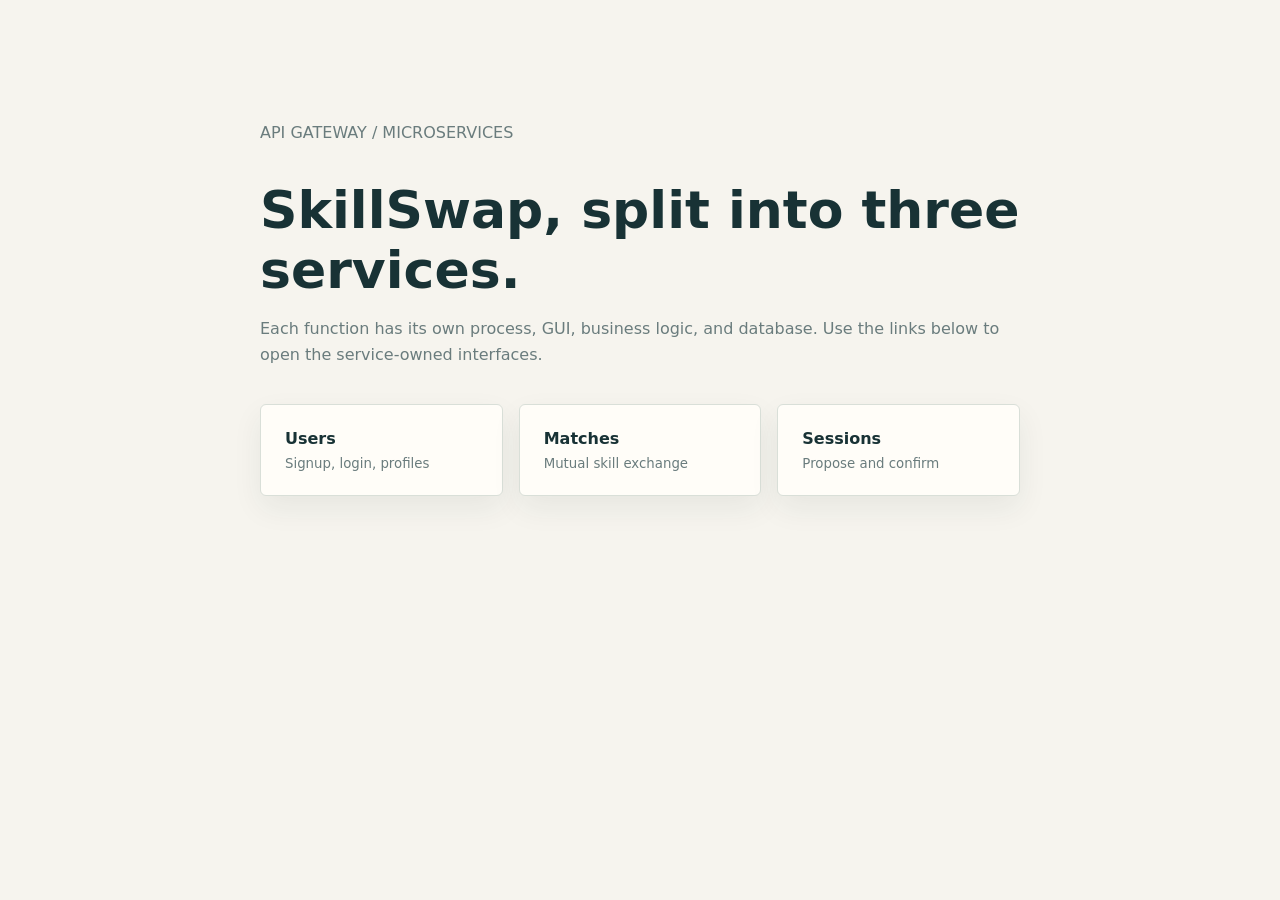
<file: gateway/index.html>
<!doctype html>
<html lang="en">
<head><meta charset="utf-8"><meta name="viewport" content="width=device-width, initial-scale=1"><title>SkillSwap Microservices</title><style>body{font-family:system-ui,sans-serif;max-width:760px;margin:80px auto;padding:24px;color:#183235;background:#f6f4ee}h1{font-size:52px;margin-bottom:12px}p{color:#6a7c7d;line-height:1.6}.grid{display:grid;grid-template-columns:repeat(3,1fr);gap:16px;margin-top:36px}a{display:block;padding:24px;background:#fffdf8;border:1px solid #d9dfd8;border-radius:6px;color:#183235;text-decoration:none;box-shadow:0 12px 30px #18323512}strong,small{display:block}small{color:#6a7c7d;margin-top:8px}@media(max-width:650px){.grid{grid-template-columns:1fr}h1{font-size:40px}}</style></head>
<body><p>API GATEWAY / MICROSERVICES</p><h1>SkillSwap, split into three services.</h1><p>Each function has its own process, GUI, business logic, and database. Use the links below to open the service-owned interfaces.</p><div class="grid"><a href="/users/"><strong>Users</strong><small>Signup, login, profiles</small></a><a href="/matches/"><strong>Matches</strong><small>Mutual skill exchange</small></a><a href="/sessions/"><strong>Sessions</strong><small>Propose and confirm</small></a></div></body></html>
</file>
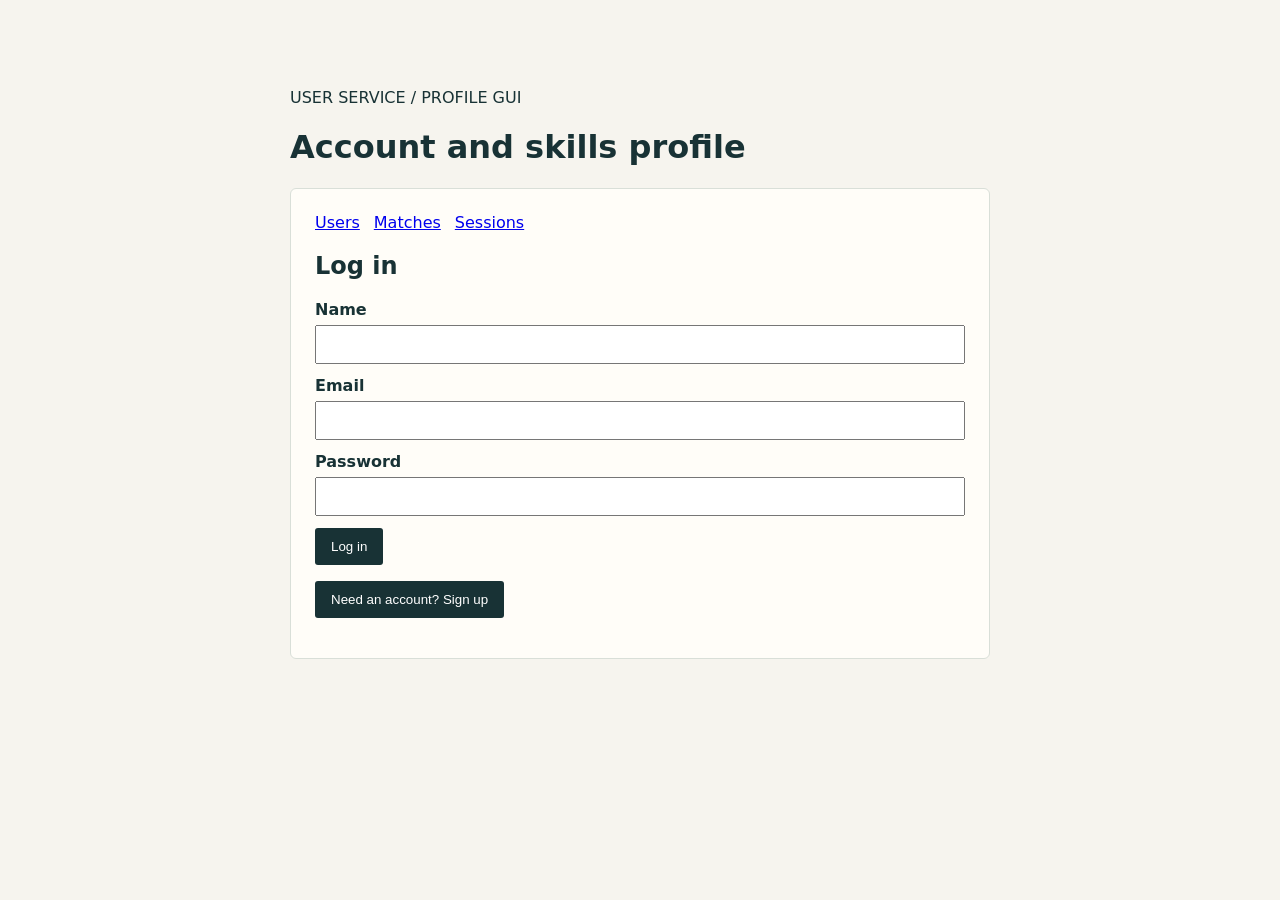
<file: microservices/user-service/public/index.html>
<!doctype html><html><head><meta charset="utf-8"><meta name="viewport" content="width=device-width,initial-scale=1"><title>User Service</title><style>body{font-family:system-ui;max-width:700px;margin:48px auto;padding:24px;background:#f6f4ee;color:#183235}.panel{background:#fffdf8;padding:24px;border:1px solid #d9dfd8;border-radius:6px;margin:16px 0}label{display:block;margin:12px 0;font-weight:600}input{display:block;width:100%;padding:10px;margin-top:6px;box-sizing:border-box}button{padding:11px 16px;background:#183235;color:#fff;border:0;border-radius:3px}.links a{margin-right:14px}</style></head><body><p>USER SERVICE / PROFILE GUI</p><h1>Account and skills profile</h1><div class="panel"><div class="links"><a href="/">Users</a><a href="/../matches/">Matches</a><a href="/../sessions/">Sessions</a></div><h2 id="title">Log in</h2><form id="form"><label id="name" hidden>Name<input name="name"></label><label>Email<input name="email" type="email" required></label><label>Password<input name="password" type="password" minlength="6" required></label><button>Log in</button></form><p><button id="toggle" type="button">Need an account? Sign up</button></p><p id="message"></p></div><div class="panel" id="profile" hidden></div><script>const f=document.querySelector('#form'),m=document.querySelector('#message'),n=document.querySelector('#name'),t=document.querySelector('#title'),b=f.querySelector('button'),toggle=document.querySelector('#toggle');let signup=false;toggle.onclick=()=>{signup=!signup;n.hidden=!signup;t.textContent=signup?'Sign up':'Log in';b.textContent=signup?'Create account':'Log in';toggle.textContent=signup?'Have an account? Log in':'Need an account? Sign up'};async function api(p,o={}){let r=await fetch(p,{headers:{'Content-Type':'application/json'},credentials:'include',...o}),d=await r.json();if(!r.ok)throw Error(d.error);return d}f.onsubmit=async e=>{e.preventDefault();let data=Object.fromEntries(new FormData(f));try{if(signup)await api('/api/signup',{method:'POST',body:JSON.stringify(data)});let d=await api('/api/login',{method:'POST',body:JSON.stringify(data)});show(d.user);m.textContent='Logged in.'}catch(x){m.textContent=x.message}};async function show(u){f.parentElement.hidden=true;let p=document.querySelector('#profile');p.hidden=false;p.innerHTML='<h2>'+u.name+'</h2><p>'+u.email+'</p><form id="pf"><label>Skills I can teach<input name="offered" value="'+u.offered_skills.join(', ')+'"></label><label>Skills I want to learn<input name="wanted" value="'+u.wanted_skills.join(', ')+'"></label><button>Save profile</button></form>';document.querySelector('#pf').onsubmit=async e=>{e.preventDefault();let x=new FormData(e.target),d=await api('/api/profile',{method:'PUT',body:JSON.stringify({offered_skills:x.get('offered').split(','),wanted_skills:x.get('wanted').split(',')})});show(d.user)}};</script></body></html>
</file>
